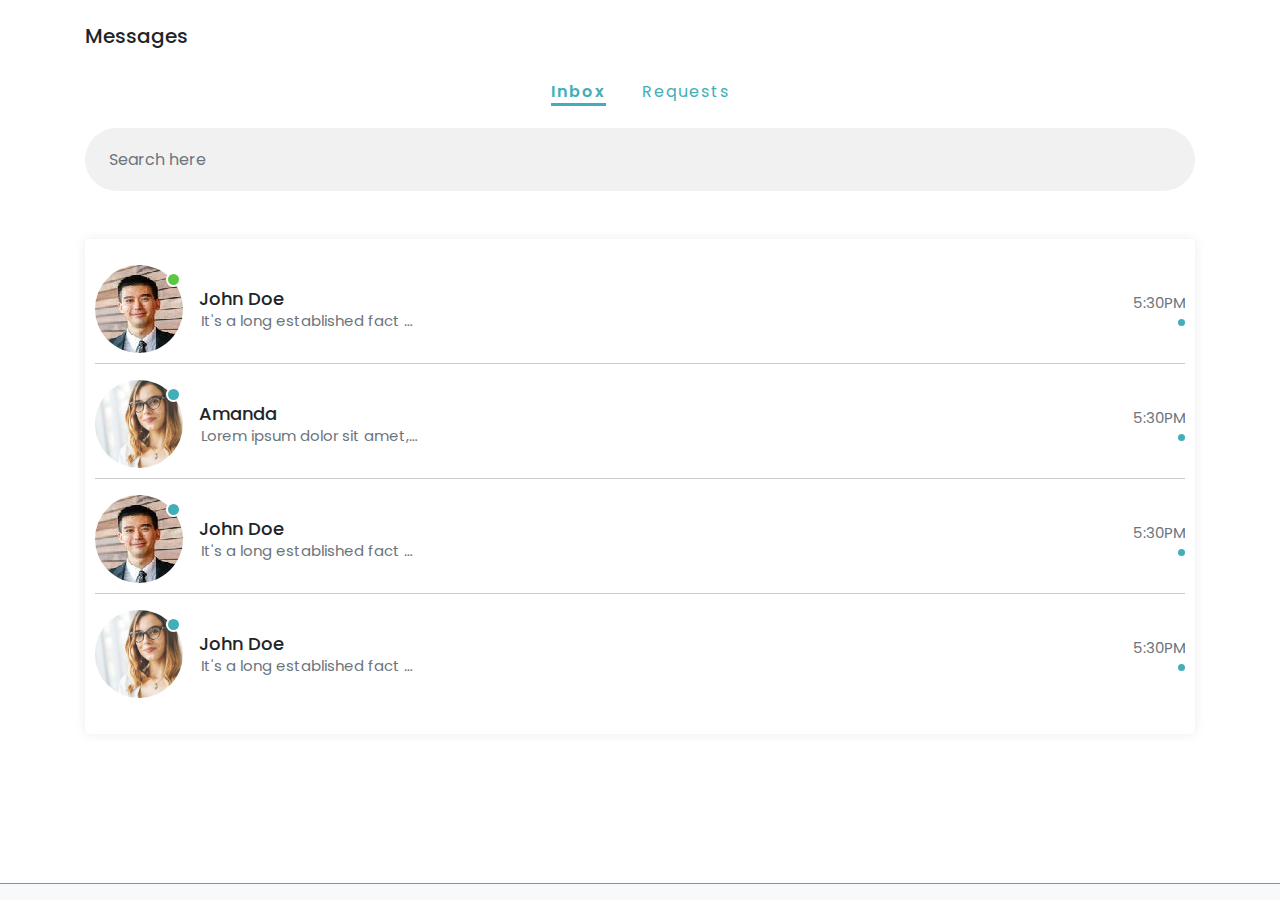
<file: pages/inbox-view.html>
<!doctype html>
<html lang="en">

<head>
    <title>Messages</title>
    <!-- Required meta tags -->
    <meta charset="utf-8">
    <meta name="viewport" content="width=device-width, initial-scale=1, shrink-to-fit=no">

    <!-- Font awesome  CSS-->
    <link rel="stylesheet" href="https://use.fontawesome.com/releases/v5.1.1/css/all.css"
        integrity="sha384-O8whS3fhG2OnA5Kas0Y9l3cfpmYjapjI0E4theH4iuMD+pLhbf6JI0jIMfYcK3yZ" crossorigin="anonymous">
    <!-- Bootstrap CSS -->
    <link rel="stylesheet" href="https://stackpath.bootstrapcdn.com/bootstrap/4.3.1/css/bootstrap.min.css"
        integrity="sha384-ggOyR0iXCbMQv3Xipma34MD+dH/1fQ784/j6cY/iJTQUOhcWr7x9JvoRxT2MZw1T" crossorigin="anonymous">
    <!-- Custom CSS -->
    <link rel="stylesheet" href="../css/style.css">
</head>

<body>

    <section id="inboxSection" class="pt-4">
        <div class="container">
            <!-- Title -->
            <div class="row">
                <div class="col col-sm-12 mx-auto">
                    <h5>Messages</h5>
                </div>
            </div>
            <!-- End of title -->
            <!-- Tab button -->
            <div class="row py-4">
                <div class="col col-xs-10 mx-auto text-center tab_btn">
                    <a href="" class="inbox mx-sm-3 activeborder">Inbox</a>
                    <a href="" class="requests mx-sm-3">Requests</a>
                </div>
            </div>
            <!-- End of tab button -->
            <!-- Search box  -->
            <div class="row">
                <div class="col col-sm-12 mx-auto">
                    <div class="search">
                        <input class="search__input form-control" type="text" name="search" id="search"
                            placeholder="Search here">
                        <i class="fa fa-search search__icon"></i>
                    </div>
                </div>
            </div>
            <!-- ENd of search box -->
            <!-- message -->

            <div class="row my-5">
                <div class="col">
                    <div class="message rounded">
                        <div class="container-fluid">
                            <div class="row my-3 message__content align-items-center">
                                <div class="col-xs-2 mr-2 position-relative">
                                    <img class="rounded-circle mr-2 img-fluid" src="../img/inbox1.jpg" alt="inbox1">
                                    <div class="activebtn"></div>
                                </div>
                                <div class="col-xs-8 flex-fill">
                                    <h4 class="mt-2">John Doe</h4>
                                    <p class="text-muted">It's a long established fact of the world</p>
                                </div>
                                <div class="col-xs-2 text-right text-muted">
                                    <p>5:30PM</p>
                                    <div class="message__status"></div>
                                </div>
                            </div>
                            <div class="row my-3 message__content align-items-center">
                                <div class="col-xs-2 mr-2 position-relative">
                                    <img class="rounded-circle mr-2 img-fluid" src="../img/inbox2.jpg" alt="inbox1">
                                    <div class="inactivebtn"></div>
                                </div>
                                <div class="col-xs-8 flex-fill">
                                    <h4 class="mt-2">Amanda</h4>
                                    <p class="text-muted">Lorem ipsum dolor sit amet, consectetur adipisicing elit. Deserunt quidem, facilis modi aut omnis nesciunt.</p>
                                </div>
                                <div class="col-xs-2 text-right text-muted">
                                    <p>5:30PM</p>
                                    <div class="message__status"></div>
                                </div>
                            </div>
                            <div class="row my-3 message__content align-items-center">
                                <div class="col-xs-2 mr-2 position-relative">
                                    <img class="rounded-circle mr-2 img-fluid" src="../img/inbox1.jpg" alt="inbox1">
                                    <div class="inactivebtn"></div>
                                </div>
                                <div class="col-xs-8 flex-fill">
                                    <h4 class="mt-2">John Doe</h4>
                                    <p class="text-muted">It's a long established fact of the world</p>
                                </div>
                                <div class="col-xs-2 text-right text-muted">
                                    <p>5:30PM</p>
                                    <div class="message__status"></div>
                                </div>
                            </div>
                            <div class="row my-3 message__content align-items-center">
                                <div class="col-xs-2 mr-2 position-relative">
                                    <img class="rounded-circle mr-2 img-fluid" src="../img/inbox2.jpg" alt="inbox1">
                                    <div class="inactivebtn"></div>
                                </div>
                                <div class="col-xs-8 flex-fill">
                                    <h4 class="mt-2">John Doe</h4>
                                    <p class="text-muted">It's a long established fact of the world</p>
                                </div>
                                <div class="col-xs-2 text-right text-muted">
                                    <p>5:30PM</p>
                                    <div class="message__status"></div>
                                </div>
                            </div>
                        </div>
                    </div>
                </div>
            </div>

            <!-- End of message -->

            <!-- Bottom fixed icon -->
            <div class="row fixed-bottom p-2 bottom-menu bg-light">
                <div class="col-sm-12 d-flex justify-content-between">
                    <a class="text-muted" href=""><i class="fas fa-home"></i></a>
                    <a class="text-muted" href=""><i class="far fa-envelope"></i></a>
                    <a class="text-muted" href=""><i class="fas fa-link"></i></a>
                    <a class="text-muted" href=""><i class="fa fa-search"></i></a>
                    <a class="text-muted" href=""><i class="far fa-user-circle"></i></a>
                </div>

            </div>

            <!-- End of Bottom fixed icon -->
        </div>
    </section>

    <!-- Optional JavaScript -->
    <!-- jQuery first, then Popper.js, then Bootstrap JS -->
    <script src="https://code.jquery.com/jquery-3.3.1.slim.min.js"
        integrity="sha384-q8i/X+965DzO0rT7abK41JStQIAqVgRVzpbzo5smXKp4YfRvH+8abtTE1Pi6jizo" crossorigin="anonymous">
    </script>
    <script src="https://cdnjs.cloudflare.com/ajax/libs/popper.js/1.14.7/umd/popper.min.js"
        integrity="sha384-UO2eT0CpHqdSJQ6hJty5KVphtPhzWj9WO1clHTMGa3JDZwrnQq4sF86dIHNDz0W1" crossorigin="anonymous">
    </script>
    <script src="https://stackpath.bootstrapcdn.com/bootstrap/4.3.1/js/bootstrap.min.js"
        integrity="sha384-JjSmVgyd0p3pXB1rRibZUAYoIIy6OrQ6VrjIEaFf/nJGzIxFDsf4x0xIM+B07jRM" crossorigin="anonymous">
    </script>
</body>

</html>
</file>
<file: css/style.css>
@import url("https://fonts.googleapis.com/css2?family=Poppins:wght@500&display=swap");
* {
  margin: 0;
  padding: 0;
  -webkit-box-sizing: border-box;
          box-sizing: border-box; }

#inboxSection {
  font-family: "Poppins", sans-serif; }

.inbox,
.requests {
  color: #42aeb7;
  letter-spacing: 2px; }

.activeborder {
  border-bottom: 3px solid #42aeb7;
  font-weight: 600; }

.search {
  position: relative; }
  .search__input {
    height: 63px;
    border-radius: 31.5px;
    background: #f1f1f1;
    border: none;
    font-family: 14px;
    color: #565656;
    padding-left: 1.5rem; }
  .search__icon {
    position: absolute;
    right: 3%;
    top: 30%;
    color: #878787;
    font-size: 1.5rem; }

.message {
  -webkit-box-shadow: 0px 0px 11px 0px rgba(0, 0, 0, 0.08);
          box-shadow: 0px 0px 11px 0px rgba(0, 0, 0, 0.08); }
  .message__content {
    border-bottom: 1.5px solid #cbcbcb;
    padding-bottom: 10px; }
  .message__content:last-child {
    border-bottom: none; }
  .message img {
    height: 88px;
    width: 88px; }
  .message .activebtn, .message .inactivebtn {
    height: 15px;
    width: 15px;
    border-radius: 100%;
    border: 2px solid #fff;
    background: #5cc842;
    position: absolute;
    top: 5px;
    right: 7px; }
  .message .inactivebtn {
    background: #42aeb7; }
  .message p {
    width: 222px;
    white-space: nowrap;
    overflow: hidden;
    text-overflow: ellipsis;
    margin-bottom: 5px; }
  .message__status {
    height: 7px;
    width: 7px;
    background-color: #42aeb7;
    border-radius: 100%;
    float: right; }

.bottom-menu {
  border-top: 1px solid #42aeb7;
  font-size: 1.5rem; }

@media only screen and (max-width: 319px) {
  .tab_btn a {
    margin: auto 0.2rem; }
  .search__input {
    font-size: 14px; }
  .search__icon {
    font-size: 14px;
    top: 40%;
    right: 10%; }
  .message {
    padding: 10px; }
    .message img {
      height: 44px;
      width: 44px; }
    .message h4 {
      font-size: 12px;
      margin-bottom: 0; }
    .message p {
      font-size: 10px;
      width: 40px;
      white-space: nowrap;
      overflow: hidden;
      text-overflow: ellipsis;
      font-weight: 400;
      margin-left: 2px; }
    .message .activebtn, .message .inactivebtn {
      right: 3px;
      top: 2px; } }

@media only screen and (min-width: 320px) {
  .tab_btn a {
    margin: auto 0.8rem; }
  .search__icon {
    top: 30%;
    right: 20px; }
  .message {
    padding: 10px; }
    .message img {
      height: 55px;
      width: 55px; }
    .message h4 {
      font-size: 18px;
      margin-bottom: 0; }
    .message p {
      font-size: 12px;
      width: 90px;
      white-space: nowrap;
      overflow: hidden;
      text-overflow: ellipsis;
      font-weight: 400;
      margin-left: 2px; }
    .message .activebtn, .message .inactivebtn {
      right: 10%;
      top: 8%; } }

@media only screen and (min-width: 450px) {
  .message img {
    height: 88px;
    width: 88px; }
  .message h4 {
    font-size: 18px; }
  .message p {
    font-size: 15px;
    width: 142px; } }

@media only screen and (min-width: 767px) {
  .message p {
    width: 220px; } }
/*# sourceMappingURL=style.css.map */
</file>
